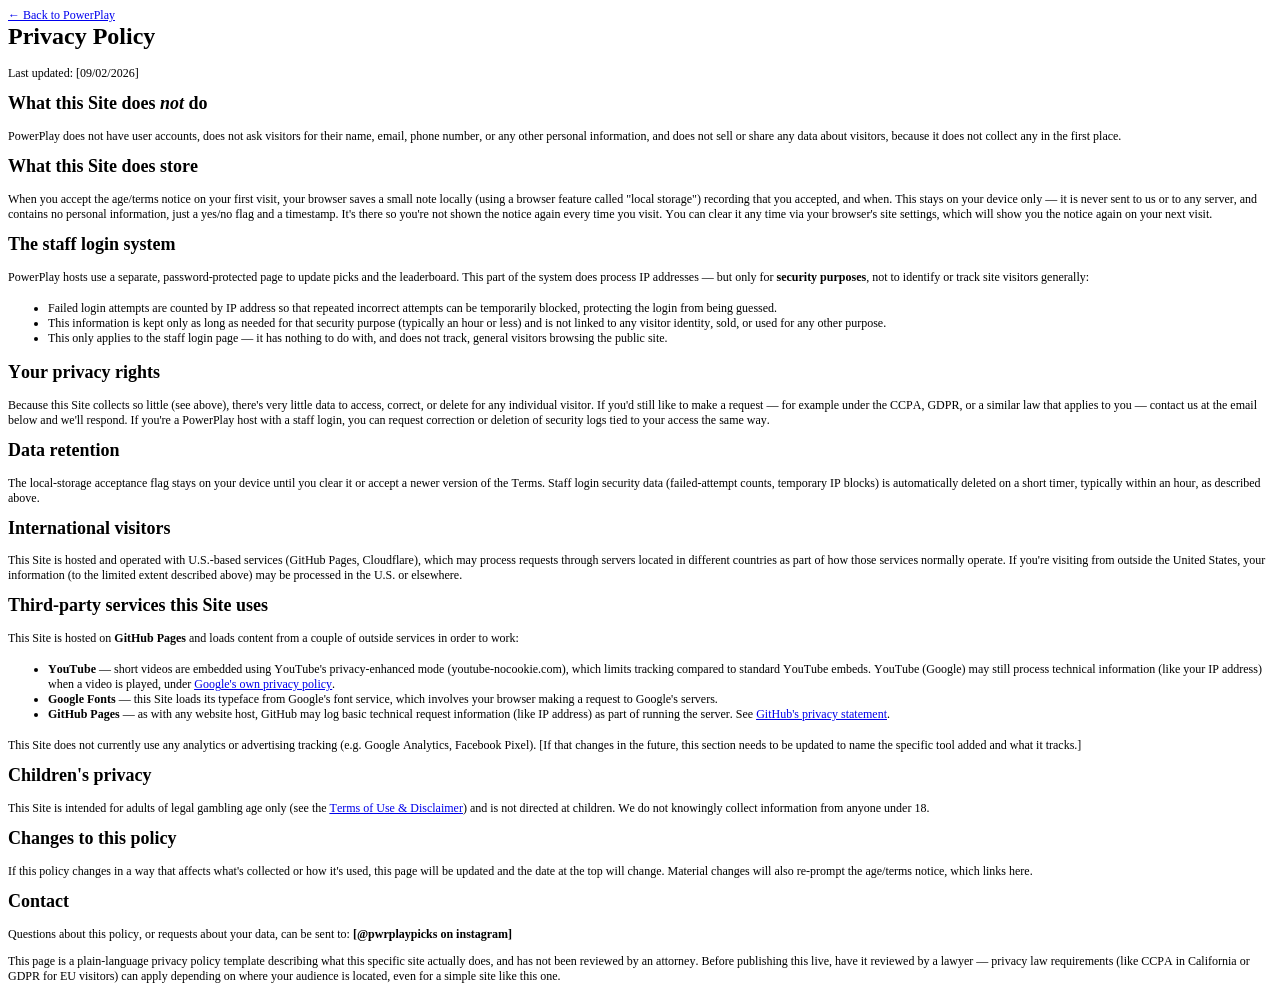
<file: privacy (3).html>
<!DOCTYPE html PUBLIC "-//W3C//DTD HTML 4.01//EN" "http://www.w3.org/TR/html4/strict.dtd">
<html>
<head>
  <meta http-equiv="Content-Type" content="text/html; charset=utf-8">
  <meta http-equiv="Content-Style-Type" content="text/css">
  <title></title>
  <meta name="Generator" content="Cocoa HTML Writer">
  <meta name="CocoaVersion" content="2575.7">
  <style type="text/css">
    p.p1 {margin: 0.0px 0.0px 0.0px 0.0px; font: 12.0px Times; color: #0000e9; -webkit-text-stroke: #0000e9}
    p.p3 {margin: 0.0px 0.0px 12.0px 0.0px; font: 12.0px Times; -webkit-text-stroke: #000000}
    li.li5 {margin: 0.0px 0.0px 0.0px 0.0px; font: 12.0px Times; -webkit-text-stroke: #000000}
    span.s1 {font: 12.0px 'Times New Roman'; text-decoration: underline ; font-kerning: none}
    span.s2 {font: 12.0px Times; text-decoration: underline ; font-kerning: none}
    span.s3 {font-kerning: none}
    span.s4 {-webkit-text-stroke: 0px #000000}
    span.s5 {font: 12.0px Times; text-decoration: underline ; font-kerning: none; color: #0000e9; -webkit-text-stroke: 0px #0000e9}
    ul.ul1 {list-style-type: disc}
  </style>
</head>
<body>
<p class="p1"><span class="s1"><a href="file:///Users/robertwhittaker/Downloads/index.html">←<span class="s2"> Back to PowerPlay</span></a></span></p>
<h1 style="margin: 0.0px 0.0px 16.1px 0.0px; font: 24.0px Times; -webkit-text-stroke: #000000"><span class="s3"><b>Privacy Policy</b></span></h1>
<p class="p3"><span class="s3">Last updated: [09/02/2026]</span></p>
<h2 style="margin: 0.0px 0.0px 14.9px 0.0px; font: 18.0px Times; -webkit-text-stroke: #000000"><span class="s3"><b>What this Site does </b><b><i>not</i></b><b> do</b></span></h2>
<p class="p3"><span class="s3">PowerPlay does not have user accounts, does not ask visitors for their name, email, phone number, or any other personal information, and does not sell or share any data about visitors, because it does not collect any in the first place.</span></p>
<h2 style="margin: 0.0px 0.0px 14.9px 0.0px; font: 18.0px Times; -webkit-text-stroke: #000000"><span class="s3"><b>What this Site does store</b></span></h2>
<p class="p3"><span class="s3">When you accept the age/terms notice on your first visit, your browser saves a small note locally (using a browser feature called "local storage") recording that you accepted, and when. This stays on your device only — it is never sent to us or to any server, and contains no personal information, just a yes/no flag and a timestamp. It's there so you're not shown the notice again every time you visit. You can clear it any time via your browser's site settings, which will show you the notice again on your next visit.</span></p>
<h2 style="margin: 0.0px 0.0px 14.9px 0.0px; font: 18.0px Times; -webkit-text-stroke: #000000"><span class="s3"><b>The staff login system</b></span></h2>
<p class="p3"><span class="s3">PowerPlay hosts use a separate, password-protected page to update picks and the leaderboard. This part of the system does process IP addresses — but only for <b>security purposes</b>, not to identify or track site visitors generally:</span></p>
<ul class="ul1">
  <li class="li5"><span class="s4"></span><span class="s3">Failed login attempts are counted by IP address so that repeated incorrect attempts can be temporarily blocked, protecting the login from being guessed.</span></li>
  <li class="li5"><span class="s4"></span><span class="s3">This information is kept only as long as needed for that security purpose (typically an hour or less) and is not linked to any visitor identity, sold, or used for any other purpose.</span></li>
  <li class="li5"><span class="s4"></span><span class="s3">This only applies to the staff login page — it has nothing to do with, and does not track, general visitors browsing the public site.</span></li>
</ul>
<h2 style="margin: 0.0px 0.0px 14.9px 0.0px; font: 18.0px Times; -webkit-text-stroke: #000000"><span class="s3"><b>Your privacy rights</b></span></h2>
<p class="p3"><span class="s3">Because this Site collects so little (see above), there's very little data to access, correct, or delete for any individual visitor. If you'd still like to make a request — for example under the CCPA, GDPR, or a similar law that applies to you — contact us at the email below and we'll respond. If you're a PowerPlay host with a staff login, you can request correction or deletion of security logs tied to your access the same way.</span></p>
<h2 style="margin: 0.0px 0.0px 14.9px 0.0px; font: 18.0px Times; -webkit-text-stroke: #000000"><span class="s3"><b>Data retention</b></span></h2>
<p class="p3"><span class="s3">The local-storage acceptance flag stays on your device until you clear it or accept a newer version of the Terms. Staff login security data (failed-attempt counts, temporary IP blocks) is automatically deleted on a short timer, typically within an hour, as described above.</span></p>
<h2 style="margin: 0.0px 0.0px 14.9px 0.0px; font: 18.0px Times; -webkit-text-stroke: #000000"><span class="s3"><b>International visitors</b></span></h2>
<p class="p3"><span class="s3">This Site is hosted and operated with U.S.-based services (GitHub Pages, Cloudflare), which may process requests through servers located in different countries as part of how those services normally operate. If you're visiting from outside the United States, your information (to the limited extent described above) may be processed in the U.S. or elsewhere.</span></p>
<h2 style="margin: 0.0px 0.0px 14.9px 0.0px; font: 18.0px Times; -webkit-text-stroke: #000000"><span class="s3"><b>Third-party services this Site uses</b></span></h2>
<p class="p3"><span class="s3">This Site is hosted on <b>GitHub Pages</b> and loads content from a couple of outside services in order to work:</span></p>
<ul class="ul1">
  <li class="li5"><span class="s4"><b></b></span><span class="s3"><b>YouTube</b> — short videos are embedded using YouTube's privacy-enhanced mode (youtube-nocookie.com), which limits tracking compared to standard YouTube embeds. YouTube (Google) may still process technical information (like your IP address) when a video is played, under <a href="https://policies.google.com/privacy"><span class="s5">Google's own privacy policy</span></a>.</span></li>
  <li class="li5"><span class="s4"><b></b></span><span class="s3"><b>Google Fonts</b> — this Site loads its typeface from Google's font service, which involves your browser making a request to Google's servers.</span></li>
  <li class="li5"><span class="s4"><b></b></span><span class="s3"><b>GitHub Pages</b> — as with any website host, GitHub may log basic technical request information (like IP address) as part of running the server. See <a href="https://docs.github.com/en/site-policy/privacy-policies/github-general-privacy-statement"><span class="s5">GitHub's privacy statement</span></a>.</span></li>
</ul>
<p class="p3"><span class="s3">This Site does not currently use any analytics or advertising tracking (e.g. Google Analytics, Facebook Pixel). [If that changes in the future, this section needs to be updated to name the specific tool added and what it tracks.]</span></p>
<h2 style="margin: 0.0px 0.0px 14.9px 0.0px; font: 18.0px Times; -webkit-text-stroke: #000000"><span class="s3"><b>Children's privacy</b></span></h2>
<p class="p3"><span class="s3">This Site is intended for adults of legal gambling age only (see the <a href="file:///Users/robertwhittaker/Downloads/terms.html"><span class="s5">Terms of Use &amp; Disclaimer</span></a>) and is not directed at children. We do not knowingly collect information from anyone under 18.</span></p>
<h2 style="margin: 0.0px 0.0px 14.9px 0.0px; font: 18.0px Times; -webkit-text-stroke: #000000"><span class="s3"><b>Changes to this policy</b></span></h2>
<p class="p3"><span class="s3">If this policy changes in a way that affects what's collected or how it's used, this page will be updated and the date at the top will change. Material changes will also re-prompt the age/terms notice, which links here.</span></p>
<h2 style="margin: 0.0px 0.0px 14.9px 0.0px; font: 18.0px Times; -webkit-text-stroke: #000000"><span class="s3"><b>Contact</b></span></h2>
<p class="p3"><span class="s3">Questions about this policy, or requests about your data, can be sent to: <b>[@pwrplaypicks on instagram]</b><b></b></span></p>
<p class="p3"><span class="s3">This page is a plain-language privacy policy template describing what this specific site actually does, and has not been reviewed by an attorney. Before publishing this live, have it reviewed by a lawyer — privacy law requirements (like CCPA in California or GDPR for EU visitors) can apply depending on where your audience is located, even for a simple site like this one.</span></p>
</body>
</html>
</file>
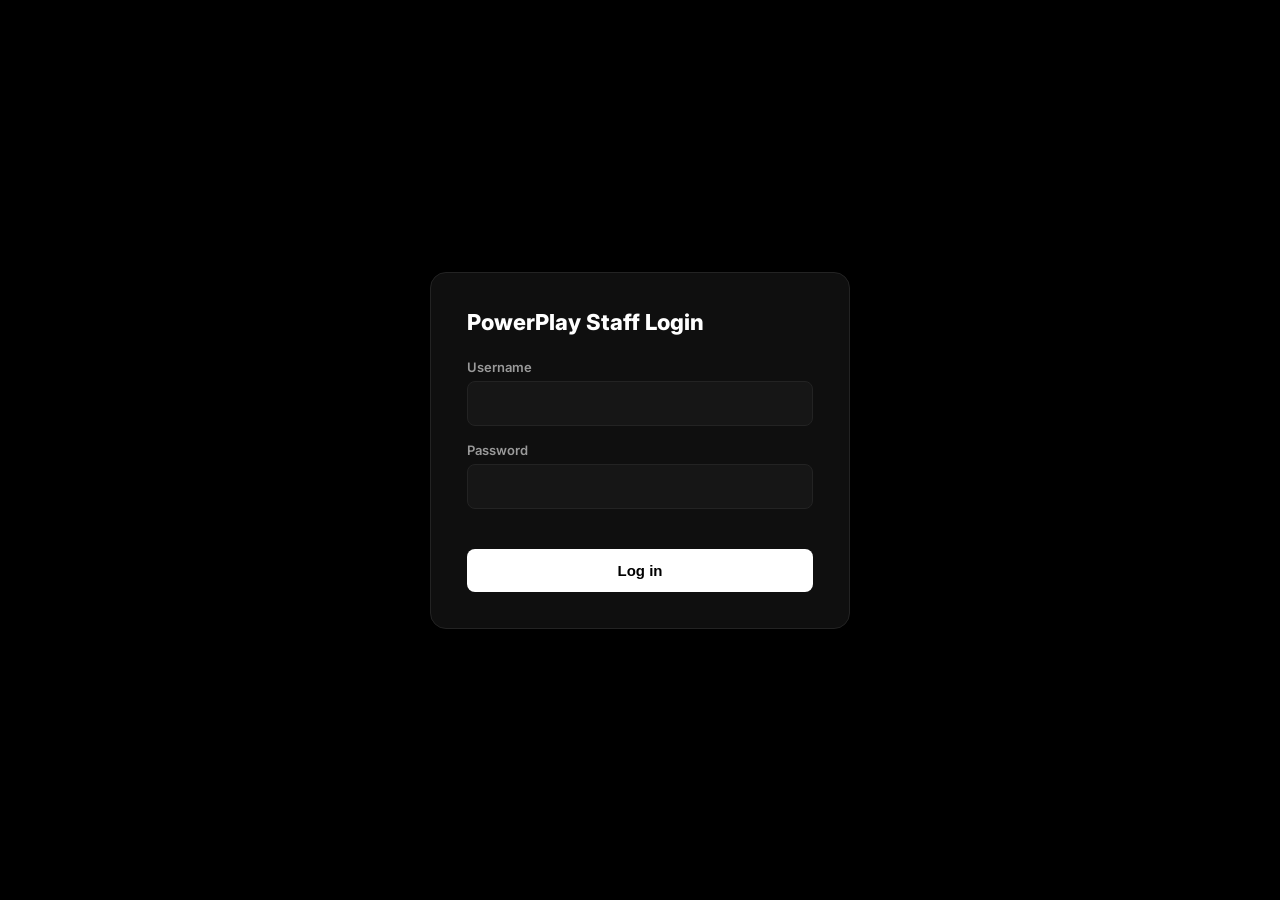
<file: staff.html>
<!DOCTYPE html>
<html lang="en">
<head>
<meta charset="UTF-8">
<meta name="viewport" content="width=device-width, initial-scale=1.0">
<meta name="robots" content="noindex, nofollow">
<title>PowerPlay — Staff</title>
<link href="https://fonts.googleapis.com/css2?family=Inter:wght@400;500;600;700;800&display=swap" rel="stylesheet">
<style>
  :root{
    --bg:#000; --card:#0f0f0f; --border:#232323; --text:#fff;
    --text-dim:#9a9a9a; --green:#34d399; --red:#f87171;
  }
  *{box-sizing:border-box;}
  body{
    margin:0; background:var(--bg); color:var(--text);
    font-family:'Inter',-apple-system,sans-serif; min-height:100vh;
    display:flex; align-items:center; justify-content:center; padding:20px;
  }
  .card{
    width:100%; max-width:420px; background:var(--card);
    border:1px solid var(--border); border-radius:16px; padding:36px;
  }
  h1{font-size:22px; font-weight:800; margin:0 0 24px;}
  label{display:block; font-size:13px; color:var(--text-dim); margin-bottom:6px; font-weight:600;}
  input{
    width:100%; padding:12px 14px; border-radius:8px; border:1px solid var(--border);
    background:#161616; color:#fff; font-size:15px; margin-bottom:16px; font-family:inherit;
  }
  input:focus{outline:none; border-color:#4a4a4a;}
  button{
    width:100%; padding:13px; border-radius:8px; border:none;
    background:#fff; color:#000; font-weight:700; font-size:15px; cursor:pointer;
  }
  button:disabled{opacity:.5; cursor:not-allowed;}
  .error{color:var(--red); font-size:13px; margin:-8px 0 16px; min-height:16px;}
  .hidden{display:none;}

  /* Edit view */
  .topbar{
    display:flex; justify-content:space-between; align-items:center;
    max-width:900px; margin:0 auto 24px; padding:0 4px;
  }
  .topbar button{width:auto; padding:10px 18px; background:transparent; color:#fff; border:1px solid var(--border);}
  .section-block{
    max-width:900px; margin:0 auto 24px; background:var(--card);
    border:1px solid var(--border); border-radius:14px; padding:24px;
  }
  .section-block h2{font-size:16px; margin:0 0 16px;}
  .field-row{display:grid; grid-template-columns:repeat(auto-fit,minmax(140px,1fr)); gap:10px; margin-bottom:12px; padding-bottom:12px; border-bottom:1px solid var(--border);}
  .field-row:last-child{border-bottom:none; margin-bottom:0; padding-bottom:0;}
  .field-row input{margin-bottom:0; font-size:13px; padding:9px 10px;}
  .field-row-label{font-size:11px; color:var(--text-dim); margin-bottom:4px; display:block;}
  .save-bar{
    max-width:900px; margin:24px auto; display:flex; gap:12px; align-items:center;
  }
  .save-bar button{width:auto; padding:12px 24px;}
  .status-msg{font-size:14px;}
  .status-msg.ok{color:var(--green);}
  .status-msg.err{color:var(--red);}
</style>
</head>
<body>

<div id="login-view" class="card">
  <h1>PowerPlay Staff Login</h1>
  <label for="username">Username</label>
  <input type="text" id="username" autocomplete="username">
  <label for="password">Password</label>
  <input type="password" id="password" autocomplete="current-password">
  <p class="error" id="login-error"></p>
  <button id="login-btn">Log in</button>
</div>

<div id="edit-view" class="hidden">
  <div class="topbar">
    <strong>PowerPlay Staff</strong>
    <button id="logout-btn">Log out</button>
  </div>

  <div class="section-block">
    <h2>Today's Picks</h2>
    <div id="picks-fields"></div>
  </div>

  <div class="section-block">
    <h2>Season Stats</h2>
    <div id="stats-fields"></div>
  </div>

  <div class="section-block">
    <h2>Leaderboard</h2>
    <div id="leaderboard-fields"></div>
  </div>

  <div class="save-bar">
    <button id="save-btn">Save changes</button>
    <span class="status-msg" id="save-status"></span>
  </div>
</div>

<script src="staff.js"></script>
</body>
</html>
</file>
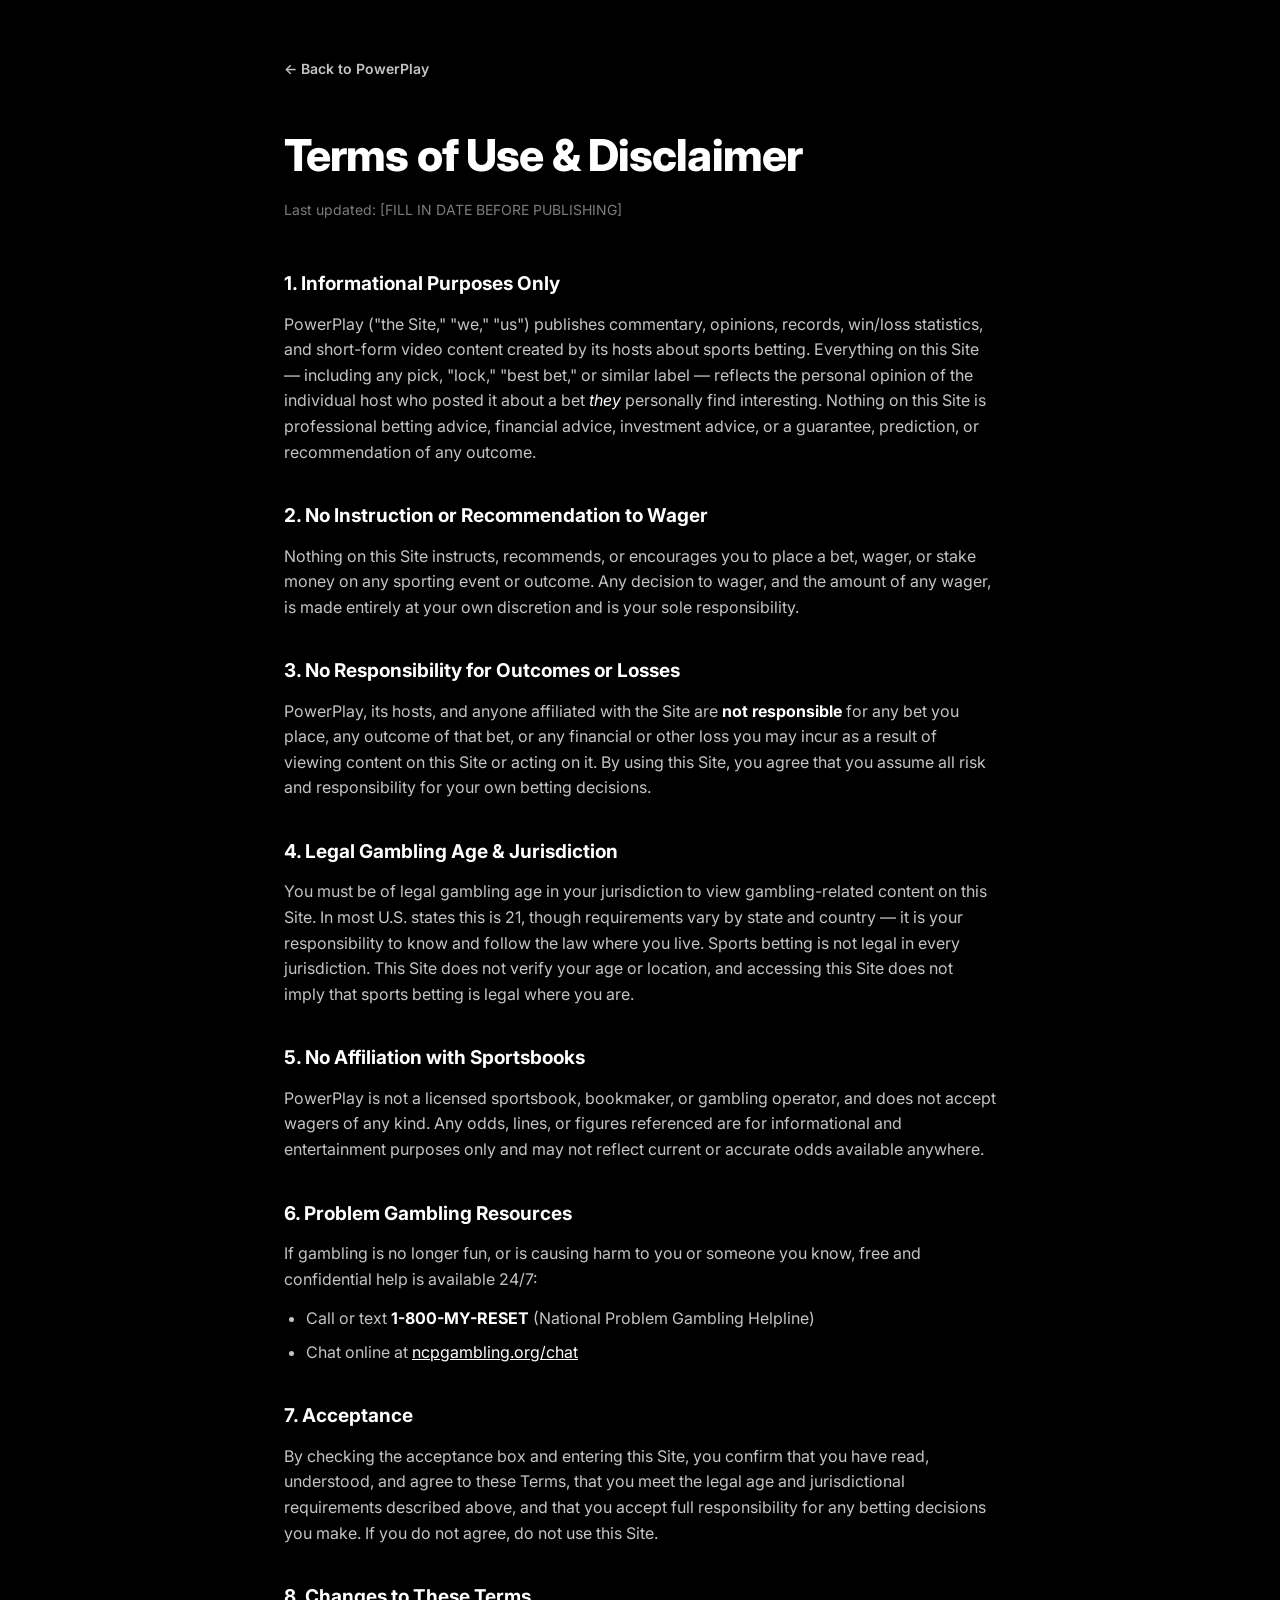
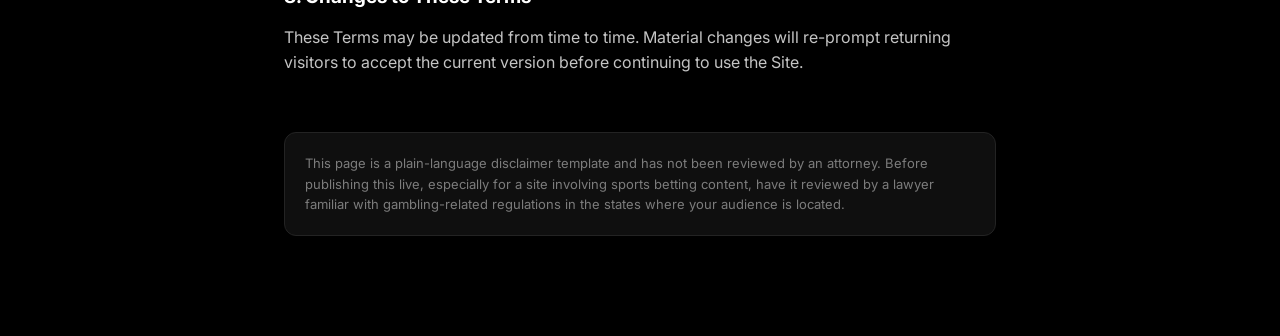
<file: terms.html>
<!DOCTYPE html>
<html lang="en">
<head>
<meta charset="UTF-8">
<meta name="viewport" content="width=device-width, initial-scale=1.0">
<title>Terms of Use &amp; Disclaimer — PowerPlay</title>
<link href="https://fonts.googleapis.com/css2?family=Inter:wght@400;500;600;700;800&display=swap" rel="stylesheet">
<link rel="stylesheet" href="legal.css">
</head>
<body>
<div class="legal-wrap">
  <a href="index.html" class="back-link">&larr; Back to PowerPlay</a>
  <h1>Terms of Use &amp; Disclaimer</h1>
  <p class="effective-date">Last updated: [FILL IN DATE BEFORE PUBLISHING]</p>

  <section>
    <h2>1. Informational Purposes Only</h2>
    <p>PowerPlay ("the Site," "we," "us") publishes commentary, opinions, records, win/loss
    statistics, and short-form video content created by its hosts about sports betting.
    Everything on this Site — including any pick, "lock," "best bet," or similar label —
    reflects the personal opinion of the individual host who posted it about a bet <em>they</em>
    personally find interesting. Nothing on this Site is professional betting advice, financial
    advice, investment advice, or a guarantee, prediction, or recommendation of any outcome.</p>
  </section>

  <section>
    <h2>2. No Instruction or Recommendation to Wager</h2>
    <p>Nothing on this Site instructs, recommends, or encourages you to place a bet, wager, or
    stake money on any sporting event or outcome. Any decision to wager, and the amount of any
    wager, is made entirely at your own discretion and is your sole responsibility.</p>
  </section>

  <section>
    <h2>3. No Responsibility for Outcomes or Losses</h2>
    <p>PowerPlay, its hosts, and anyone affiliated with the Site are <strong>not responsible</strong>
    for any bet you place, any outcome of that bet, or any financial or other loss you may incur
    as a result of viewing content on this Site or acting on it. By using this Site, you agree
    that you assume all risk and responsibility for your own betting decisions.</p>
  </section>

  <section>
    <h2>4. Legal Gambling Age &amp; Jurisdiction</h2>
    <p>You must be of legal gambling age in your jurisdiction to view gambling-related content on
    this Site. In most U.S. states this is 21, though requirements vary by state and country —
    it is your responsibility to know and follow the law where you live. Sports betting is not
    legal in every jurisdiction. This Site does not verify your age or location, and accessing
    this Site does not imply that sports betting is legal where you are.</p>
  </section>

  <section>
    <h2>5. No Affiliation with Sportsbooks</h2>
    <p>PowerPlay is not a licensed sportsbook, bookmaker, or gambling operator, and does not
    accept wagers of any kind. Any odds, lines, or figures referenced are for informational and
    entertainment purposes only and may not reflect current or accurate odds available anywhere.</p>
  </section>

  <section>
    <h2>6. Problem Gambling Resources</h2>
    <p>If gambling is no longer fun, or is causing harm to you or someone you know, free and
    confidential help is available 24/7:</p>
    <ul>
      <li>Call or text <strong>1-800-MY-RESET</strong> (National Problem Gambling Helpline)</li>
      <li>Chat online at <a href="https://www.ncpgambling.org/chat" target="_blank" rel="noopener">ncpgambling.org/chat</a></li>
    </ul>
  </section>

  <section>
    <h2>7. Acceptance</h2>
    <p>By checking the acceptance box and entering this Site, you confirm that you have read,
    understood, and agree to these Terms, that you meet the legal age and jurisdictional
    requirements described above, and that you accept full responsibility for any betting
    decisions you make. If you do not agree, do not use this Site.</p>
  </section>

  <section>
    <h2>8. Changes to These Terms</h2>
    <p>These Terms may be updated from time to time. Material changes will re-prompt returning
    visitors to accept the current version before continuing to use the Site.</p>
  </section>

  <p class="legal-note">
    This page is a plain-language disclaimer template and has not been reviewed by an attorney.
    Before publishing this live, especially for a site involving sports betting content, have it
    reviewed by a lawyer familiar with gambling-related regulations in the states where your
    audience is located.
  </p>
</div>
</body>
</html>
</file>
<file: legal.css>
:root{
  --bg:#000000;
  --card:#0f0f0f;
  --border:#232323;
  --text:#ffffff;
  --text-dim:#c4c4c4;
  --text-faint:#7c7c7c;
  --font:'Inter',-apple-system,BlinkMacSystemFont,'Segoe UI',sans-serif;
}
*{box-sizing:border-box;}
html{scroll-behavior:smooth;}
@media (prefers-reduced-motion: reduce){
  html{scroll-behavior:auto;}
}
body{
  margin:0;
  background:var(--bg);
  color:var(--text);
  font-family:var(--font);
  -webkit-font-smoothing:antialiased;
  line-height:1.6;
}
a{color:#fff;}
a:focus-visible, button:focus-visible{
  outline:2px solid #ffffff;
  outline-offset:2px;
  border-radius:4px;
}

.legal-wrap{
  max-width:760px;
  margin:0 auto;
  padding:56px 24px 100px;
}
.back-link{
  display:inline-block;
  font-size:14px;
  font-weight:600;
  color:var(--text-dim);
  text-decoration:none;
  margin-bottom:40px;
}
.back-link:hover{color:#fff;}

h1{
  font-size:clamp(32px, 5vw, 44px);
  font-weight:800;
  letter-spacing:-.02em;
  margin:0 0 8px;
}
.effective-date{
  font-size:14px;
  color:var(--text-faint);
  margin:0 0 48px;
}

section{margin-bottom:36px;}
h2{
  font-size:19px;
  font-weight:700;
  margin:0 0 12px;
}
p{
  font-size:16px;
  color:var(--text-dim);
  margin:0 0 14px;
}
p:last-child{margin-bottom:0;}
strong{color:#fff;}
em{color:#fff;font-style:italic;}

ul{
  margin:0 0 14px;
  padding-left:22px;
  color:var(--text-dim);
}
li{margin-bottom:8px;}
li:last-child{margin-bottom:0;}

.legal-note{
  margin-top:56px;
  padding:20px;
  border:1px solid var(--border);
  border-radius:12px;
  font-size:13px;
  color:var(--text-faint);
  background:var(--card);
}
.legal-note-inline{
  color:var(--text-faint);
  font-style:italic;
}
</file>
